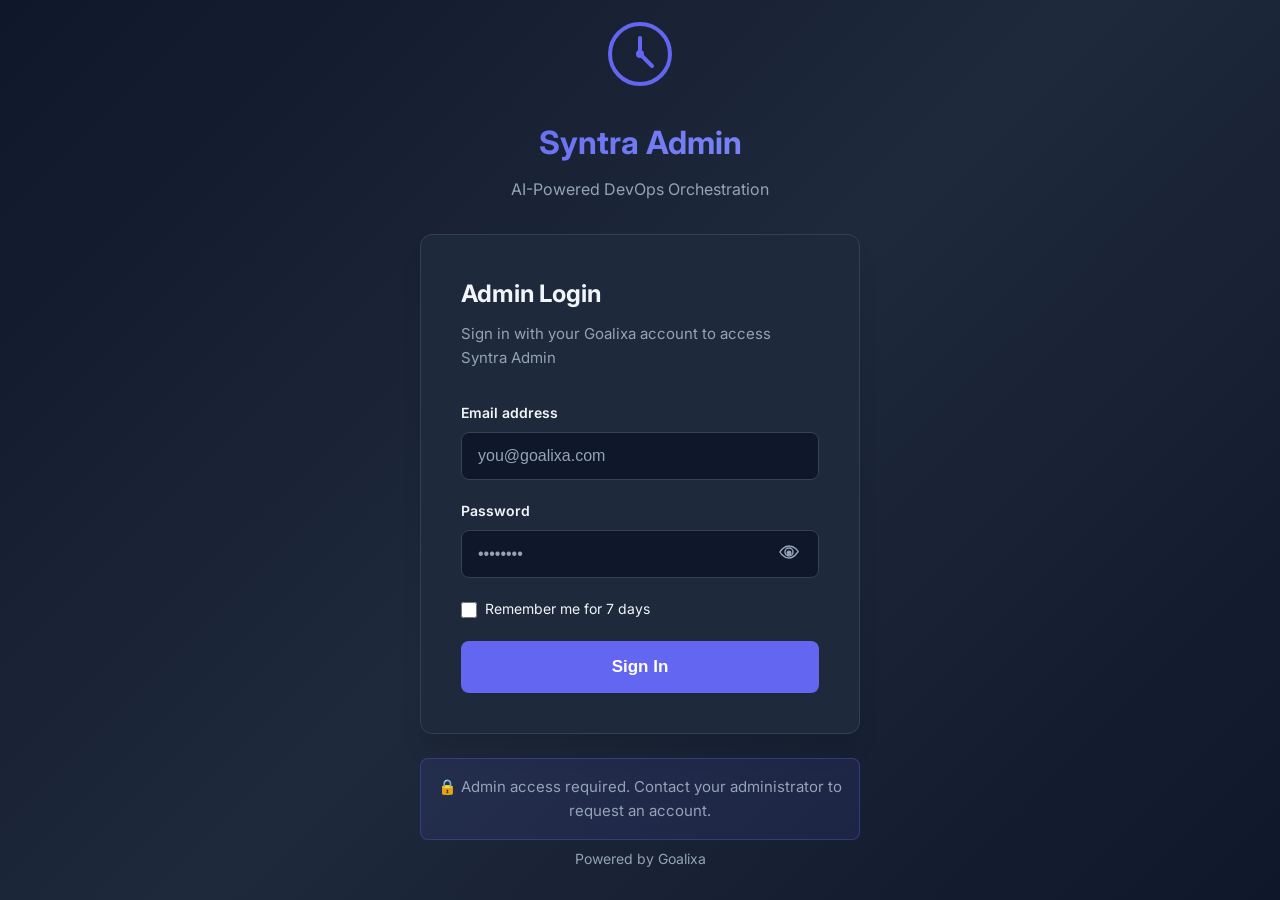
<file: admin/static/login.html>
<!DOCTYPE html>
<html lang="en">
<head>
  <meta charset="UTF-8">
  <meta name="viewport" content="width=device-width, initial-scale=1.0">
  <title>Syntra Admin - Login</title>
  <link rel="preconnect" href="https://fonts.googleapis.com">
  <link rel="preconnect" href="https://fonts.gstatic.com" crossorigin>
  <link href="https://fonts.googleapis.com/css2?family=Inter:wght@400;500;600;700&display=swap" rel="stylesheet">
  <link rel="stylesheet" href="/admin/static/css/login.css">
</head>
<body>
  <div class="login-container">
    <!-- Logo and Branding -->
    <div class="login-header">
      <div class="login-logo">
        <svg width="64" height="64" viewBox="0 0 64 64" fill="none" xmlns="http://www.w3.org/2000/svg">
          <circle cx="32" cy="32" r="30" stroke="currentColor" stroke-width="4"/>
          <path d="M32 16V32L44 44" stroke="currentColor" stroke-width="4" stroke-linecap="round"/>
          <circle cx="32" cy="32" r="4" fill="currentColor"/>
        </svg>
      </div>
      <h1 class="login-title">Syntra Admin</h1>
      <p class="login-subtitle">AI-Powered DevOps Orchestration</p>
    </div>

    <!-- Login Form -->
    <div class="login-card">
      <h2 class="card-title">Admin Login</h2>
      <p class="card-subtitle">Sign in with your Goalixa account to access Syntra Admin</p>

      <form id="login-form" class="login-form">
        <div class="form-group">
          <label for="email" class="form-label">Email address</label>
          <input
            type="email"
            id="email"
            name="email"
            class="form-input"
            placeholder="you@goalixa.com"
            required
            autocomplete="email"
          >
        </div>

        <div class="form-group">
          <label for="password" class="form-label">Password</label>
          <div class="password-input">
            <input
              type="password"
              id="password"
              name="password"
              class="form-input"
              placeholder="••••••••"
              required
              autocomplete="current-password"
            >
            <button type="button" class="password-toggle" id="toggle-password">
              <svg class="eye-open" width="20" height="20" viewBox="0 0 20 20" fill="none" xmlns="http://www.w3.org/2000/svg">
                <path d="M10 12.5a2.5 2.5 0 100-5 2.5 2.5 0 000 5z" fill="currentColor"/>
                <path d="M10 3C4 3 1 9 1 9s3 6 9 6 8-6 9-6-3-6-9-6zm0 10a4 4 0 110-8 4 4 0 010 8z" stroke="currentColor" stroke-width="1.5"/>
              </svg>
              <svg class="eye-closed" width="20" height="20" viewBox="0 0 20 20" fill="none" xmlns="http://www.w3.org/2000/svg">
                <path d="M10 12.5a2.5 2.5 0 100-5 2.5 2.5 0 000 5z" fill="currentColor"/>
                <path d="M10 3C4 3 1 9 1 9s3 6 9 6 8-6 9-6-3-6-9-6zm0 10a4 4 0 110-8 4 4 0 010 8z" stroke="currentColor" stroke-width="1.5"/>
                <path d="M3 3l14 14" stroke="currentColor" stroke-width="1.5" stroke-linecap="round"/>
              </svg>
            </button>
          </div>
        </div>

        <div class="form-options">
          <label class="checkbox-label">
            <input type="checkbox" id="remember" name="remember">
            <span>Remember me for 7 days</span>
          </label>
        </div>

        <div id="login-error" class="error-message" style="display: none;"></div>

        <button type="submit" class="btn-primary btn-large" id="login-button">
          <span class="button-text">Sign In</span>
          <span class="button-loading" style="display: none;">
            <span class="spinner"></span>
            Signing in...
          </span>
        </button>
      </form>
    </div>

    <!-- Admin Info -->
    <div class="admin-info">
      <p>🔒 Admin access required. Contact your administrator to request an account.</p>
    </div>

    <!-- Footer -->
    <div class="login-footer">
      <p>Powered by <a href="https://goalixa.com" target="_blank">Goalixa</a></p>
    </div>
  </div>

  <!-- Loading Overlay -->
  <div id="loading-overlay" class="loading-overlay" style="display: none;">
    <div class="loading-content">
      <div class="spinner-large"></div>
      <p>Authenticating...</p>
    </div>
  </div>

  <script src="/admin/static/js/login.js"></script>
</body>
</html>
</file>
<file: admin/static/css/login.css>
/* Syntra Admin Login Page Styles */

:root {
  --color-primary: #6366f1;
  --color-primary-hover: #4f46e5;
  --color-success: #10b981;
  --color-error: #ef4444;
  --color-warning: #f59e0b;
  --color-bg: #0f172a;
  --color-bg-card: #1e293b;
  --color-bg-input: #0f172a;
  --color-border: #334155;
  --color-text: #f1f5f9;
  --color-text-muted: #94a3b8;

  --shadow-sm: 0 1px 2px 0 rgb(0 0 0 / 0.05);
  --shadow-md: 0 4px 6px -1px rgb(0 0 0 / 0.1);
  --shadow-lg: 0 10px 15px -3px rgb(0 0 0 / 0.1);
  --shadow-xl: 0 20px 25px -5px rgb(0 0 0 / 0.1);

  --radius-sm: 0.375rem;
  --radius-md: 0.5rem;
  --radius-lg: 0.75rem;
}

* {
  margin: 0;
  padding: 0;
  box-sizing: border-box;
}

body {
  font-family: 'Inter', -apple-system, BlinkMacSystemFont, sans-serif;
  background: linear-gradient(135deg, #0f172a 0%, #1e293b 50%, #0f172a 100%);
  color: var(--color-text);
  line-height: 1.6;
  min-height: 100vh;
  display: flex;
  align-items: center;
  justify-content: center;
  padding: 1rem;
}

.login-container {
  width: 100%;
  max-width: 440px;
  margin: 0 auto;
}

/* Header */
.login-header {
  text-align: center;
  margin-bottom: 2rem;
}

.login-logo {
  color: var(--color-primary);
  margin-bottom: 1.5rem;
}

.login-title {
  font-size: 2rem;
  font-weight: 700;
  margin-bottom: 0.5rem;
  background: linear-gradient(135deg, var(--color-primary) 0%, #818cf8 100%);
  -webkit-background-clip: text;
  -webkit-text-fill-color: transparent;
  background-clip: text;
}

.login-subtitle {
  color: var(--color-text-muted);
  font-size: 1rem;
}

/* Login Card */
.login-card {
  background: var(--color-bg-card);
  border: 1px solid var(--color-border);
  border-radius: var(--radius-lg);
  padding: 2.5rem;
  box-shadow: var(--shadow-xl);
  margin-bottom: 1.5rem;
}

.card-title {
  font-size: 1.5rem;
  font-weight: 700;
  margin-bottom: 0.5rem;
}

.card-subtitle {
  color: var(--color-text-muted);
  margin-bottom: 2rem;
  font-size: 0.9375rem;
}

/* Form */
.login-form {
  display: flex;
  flex-direction: column;
  gap: 1.25rem;
}

.form-group {
  display: flex;
  flex-direction: column;
  gap: 0.5rem;
}

.form-label {
  font-weight: 600;
  font-size: 0.875rem;
}

.form-input {
  width: 100%;
  padding: 0.875rem 1rem;
  background: var(--color-bg-input);
  border: 1px solid var(--color-border);
  border-radius: var(--radius-md);
  color: var(--color-text);
  font-size: 1rem;
  transition: all 0.2s ease;
}

.form-input:focus {
  outline: none;
  border-color: var(--color-primary);
  box-shadow: 0 0 0 3px rgba(99, 102, 241, 0.1);
}

.form-input::placeholder {
  color: var(--color-text-muted);
}

.form-hint {
  font-size: 0.8125rem;
  color: var(--color-text-muted);
  margin-top: 0.25rem;
}

/* Password Input */
.password-input {
  position: relative;
  display: flex;
  align-items: center;
}

.password-input .form-input {
  padding-right: 3rem;
}

.password-toggle {
  position: absolute;
  right: 0.75rem;
  background: none;
  border: none;
  padding: 0.5rem;
  cursor: pointer;
  color: var(--color-text-muted);
  transition: color 0.2s ease;
}

.password-toggle:hover {
  color: var(--color-text);
}

.password-toggle .eye-closed {
  display: none;
}

.password-toggle.visible .eye-open {
  display: none;
}

.password-toggle.visible .eye-closed {
  display: block;
}

/* Form Options */
.form-options {
  display: flex;
  justify-content: space-between;
  align-items: center;
  font-size: 0.875rem;
}

.checkbox-label {
  display: flex;
  align-items: center;
  gap: 0.5rem;
  cursor: pointer;
  color: var(--color-text);
}

.checkbox-label input[type="checkbox"] {
  width: 1rem;
  height: 1rem;
  accent-color: var(--color-primary);
}

.forgot-link {
  color: var(--color-primary);
  text-decoration: none;
  transition: color 0.2s ease;
}

.forgot-link:hover {
  color: var(--color-primary-hover);
  text-decoration: underline;
}

/* Buttons */
.btn-primary {
  background: var(--color-primary);
  color: white;
  border: none;
  padding: 0.875rem 1.5rem;
  border-radius: var(--radius-md);
  font-weight: 600;
  font-size: 1rem;
  cursor: pointer;
  transition: all 0.2s ease;
  display: flex;
  align-items: center;
  justify-content: center;
  gap: 0.5rem;
  width: 100%;
}

.btn-primary:hover {
  background: var(--color-primary-hover);
  transform: translateY(-1px);
  box-shadow: var(--shadow-md);
}

.btn-primary:active {
  transform: translateY(0);
}

.btn-primary:disabled {
  opacity: 0.6;
  cursor: not-allowed;
  transform: none;
}

.btn-large {
  padding: 1rem 1.5rem;
  font-size: 1.0625rem;
}

.button-loading {
  display: none;
}

.btn-primary.loading .button-text {
  display: none;
}

.btn-primary.loading .button-loading {
  display: inline-flex;
  align-items: center;
  gap: 0.5rem;
}

/* Divider */
.divider {
  position: relative;
  text-align: center;
  margin: 1.5rem 0;
}

.divider::before {
  content: '';
  position: absolute;
  left: 0;
  top: 50%;
  width: 100%;
  height: 1px;
  background: var(--color-border);
}

.divider span {
  position: relative;
  background: var(--color-bg-card);
  padding: 0 1rem;
  color: var(--color-text-muted);
  font-size: 0.875rem;
}

/* Social Login */
.social-login {
  display: flex;
  flex-direction: column;
  gap: 0.75rem;
}

.btn-google {
  background: white;
  color: #1f2937;
  border: 1px solid var(--color-border);
  padding: 0.75rem 1rem;
  border-radius: var(--radius-md);
  font-weight: 500;
  cursor: pointer;
  transition: all 0.2s ease;
  display: flex;
  align-items: center;
  justify-content: center;
  gap: 0.75rem;
}

.btn-google:hover {
  background: #f9fafb;
  border-color: #d1d5db;
}

/* Error Messages */
.error-message {
  background: rgba(239, 68, 68, 0.1);
  border: 1px solid var(--color-error);
  color: var(--color-error);
  padding: 0.75rem 1rem;
  border-radius: var(--radius-md);
  font-size: 0.875rem;
  display: flex;
  align-items: center;
  gap: 0.5rem;
}

.error-message::before {
  content: '⚠';
  flex-shrink: 0;
}

/* Switch Form */
.switch-form {
  text-align: center;
  color: var(--color-text-muted);
  font-size: 0.9375rem;
}

.switch-form a {
  color: var(--color-primary);
  text-decoration: none;
  font-weight: 600;
}

.switch-form a:hover {
  text-decoration: underline;
}

/* Footer */
.login-footer {
  text-align: center;
  color: var(--color-text-muted);
  font-size: 0.875rem;
}

.login-footer p {
  margin: 0.5rem 0;
}

.login-footer a {
  color: var(--color-text-muted);
  text-decoration: none;
}

.login-footer a:hover {
  color: var(--color-text);
}

.separator {
  margin: 0 0.5rem;
  opacity: 0.5;
}

/* Admin Info */
.admin-info {
  text-align: center;
  margin-top: 1.5rem;
  padding: 1rem;
  background: rgba(99, 102, 241, 0.1);
  border: 1px solid rgba(99, 102, 241, 0.3);
  border-radius: var(--radius-md);
}

.admin-info p {
  margin: 0;
  color: var(--color-text-muted);
  font-size: 0.9375rem;
}

/* Loading Overlay */
.loading-overlay {
  position: fixed;
  inset: 0;
  background: rgba(15, 23, 42, 0.9);
  display: flex;
  align-items: center;
  justify-content: center;
  z-index: 1000;
  backdrop-filter: blur(4px);
}

.loading-content {
  text-align: center;
}

.loading-content p {
  margin-top: 1rem;
  color: var(--color-text);
}

/* Spinners */
.spinner {
  width: 18px;
  height: 18px;
  border: 2px solid transparent;
  border-top-color: currentColor;
  border-radius: 50%;
  animation: spin 0.8s linear infinite;
}

.spinner-large {
  width: 48px;
  height: 48px;
  border: 3px solid transparent;
  border-top-color: var(--color-primary);
  border-radius: 50%;
  animation: spin 1s linear infinite;
}

@keyframes spin {
  to { transform: rotate(360deg); }
}

/* Responsive */
@media (max-width: 480px) {
  .login-card {
    padding: 1.5rem;
  }

  .card-title {
    font-size: 1.25rem;
  }

  .login-title {
    font-size: 1.5rem;
  }
}
</file>
